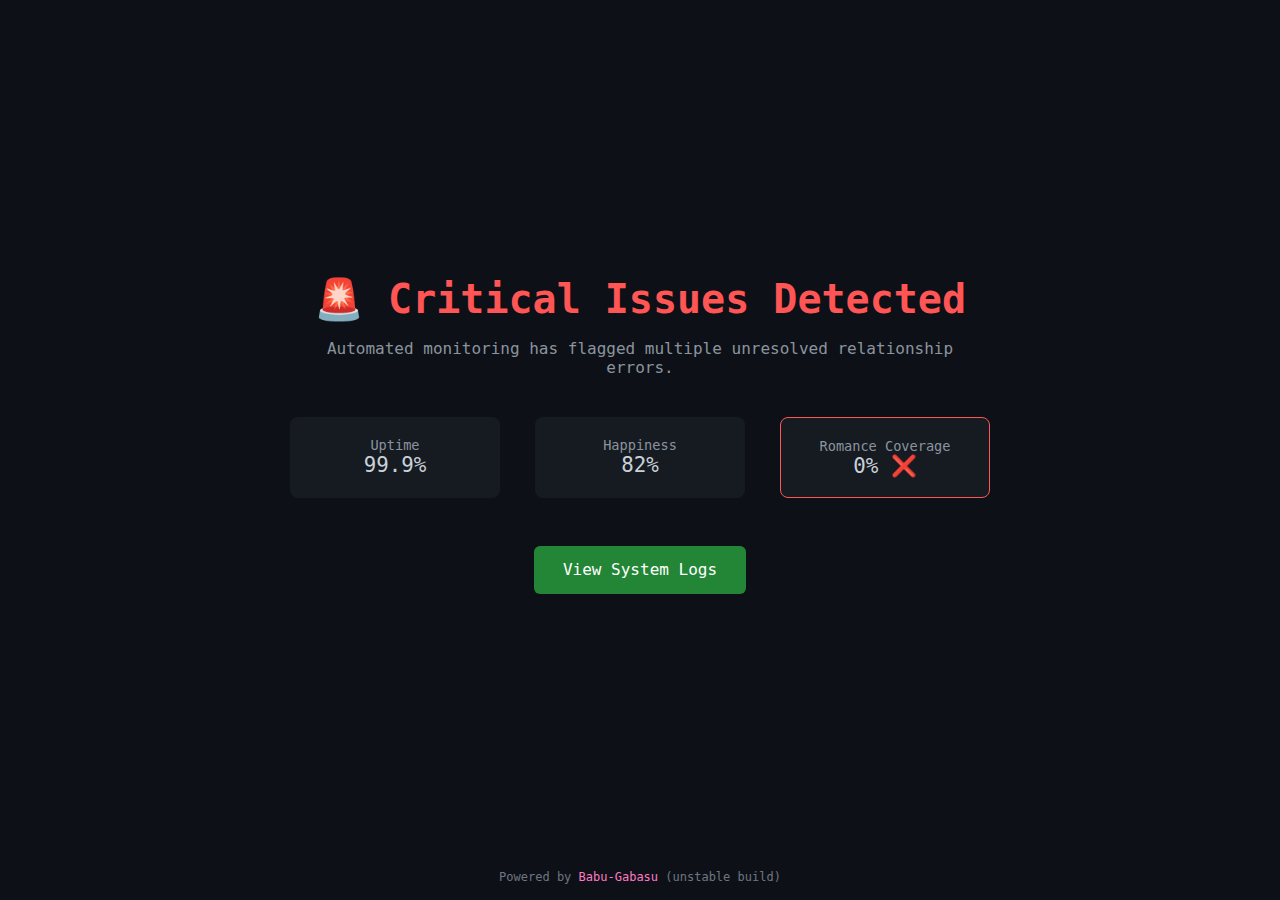
<file: index.html>
<!DOCTYPE html>
<html lang="en">
<head>
  <meta charset="UTF-8" />
  <title>Relationship Stability Monitor v1.0</title>
  <link rel="stylesheet" href="styles.css" />
</head>
<body class="dark">

  <div class="container">
    <h1 class="alert">🚨 Critical Issues Detected</h1>

    <p class="subtext">
      Automated monitoring has flagged multiple unresolved relationship errors.
    </p>

    <div class="stats">
      <div class="card">
        <span class="label">Uptime</span>
        <span class="value">99.9%</span>
      </div>
      <div class="card">
        <span class="label">Happiness</span>
        <span class="value">82%</span>
      </div>
      <div class="card error">
        <span class="label">Romance Coverage</span>
        <span class="value">0% ❌</span>
      </div>
    </div>

    <a href="logs.html" class="primary-btn">
      View System Logs
    </a>
  </div>

  <footer>
    Powered by <span>Babu-Gabasu</span> (unstable build)
  </footer>

</body>
</html>
</file>
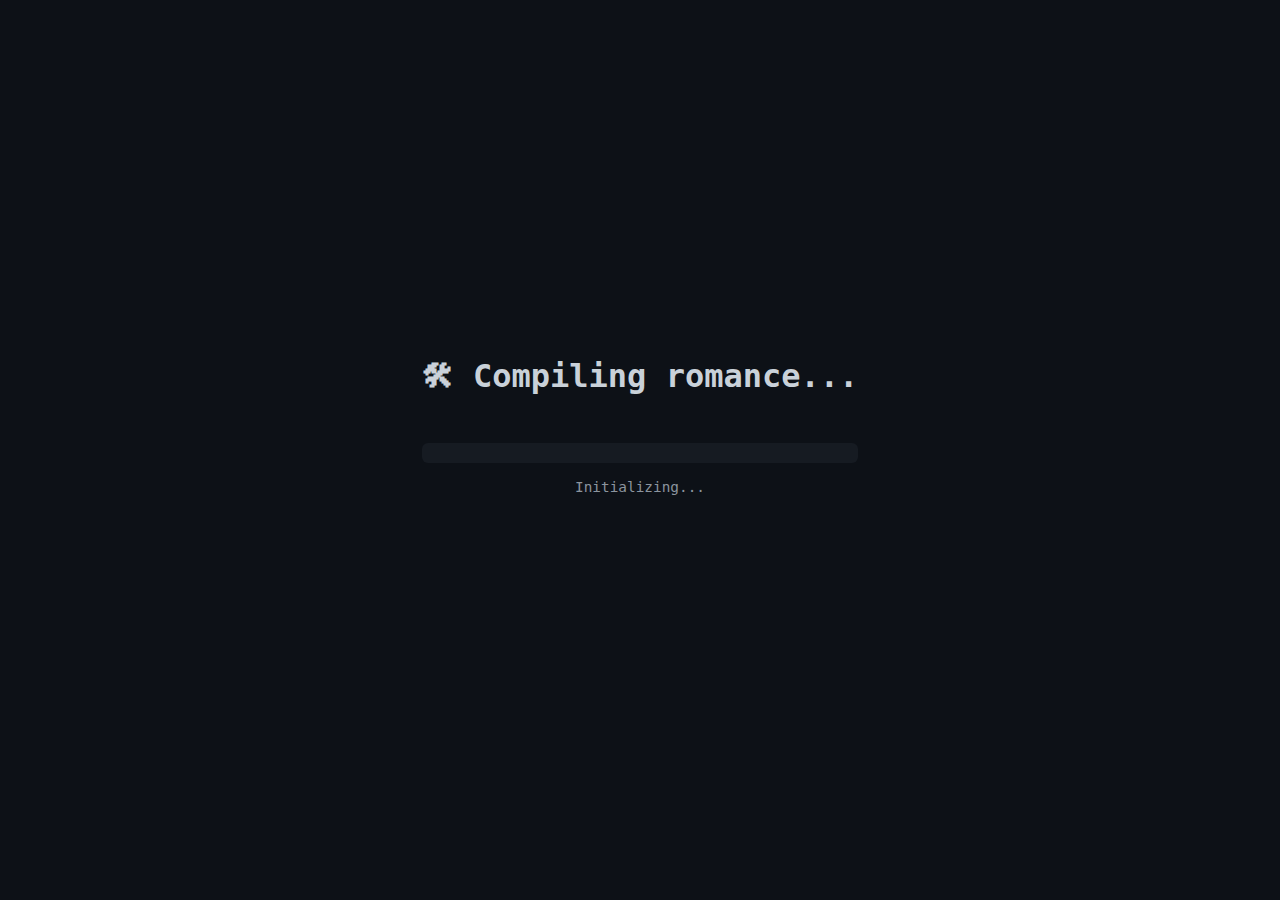
<file: fix.html>
<!DOCTYPE html>
<html lang="en">
<head>
  <meta charset="UTF-8" />
  <title>Running Fix Script</title>
  <link rel="stylesheet" href="styles.css" />
</head>
<body class="dark">

  <div class="container">
    <h1>🛠 Compiling romance...</h1>

    <div class="loader-wrapper">
      <div class="loader-bar">
        <div id="progressBar" class="loader-progress"></div>
      </div>
      <p id="statusText" class="status-text">
        Initializing...
      </p>
    </div>

    <a href="result.html" class="primary-btn hidden" id="viewResultBtn">
      View Result
    </a>
  </div>

  <script src="script.js"></script>
</body>
</html>
</file>
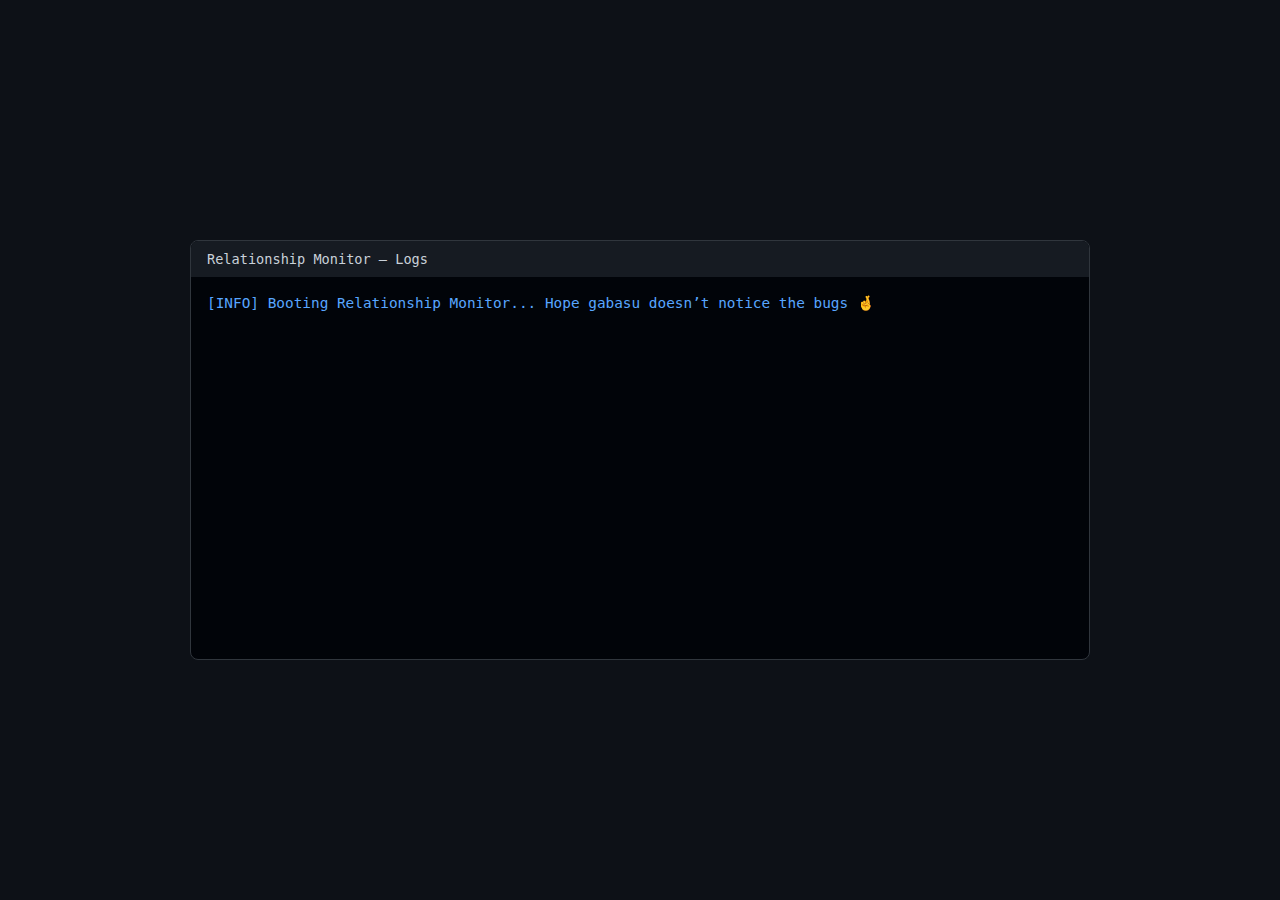
<file: logs.html>
<!DOCTYPE html>
<html lang="en">
<head>
  <meta charset="UTF-8" />
  <title>System Logs</title>
  <link rel="stylesheet" href="styles.css" />
</head>
<body class="dark">

  <div class="terminal-container">
    <div class="terminal-header">
      <span>Relationship Monitor — Logs</span>
    </div>

    <div id="terminal" class="terminal-body">
      <!-- Logs will type here -->
    </div>

    <div class="terminal-footer">
      <a href="fix.html" class="primary-btn hidden" id="runFixBtn">
        Run Fix Script
      </a>
    </div>
  </div>

  <script src="script.js"></script>
</body>
</html>
</file>
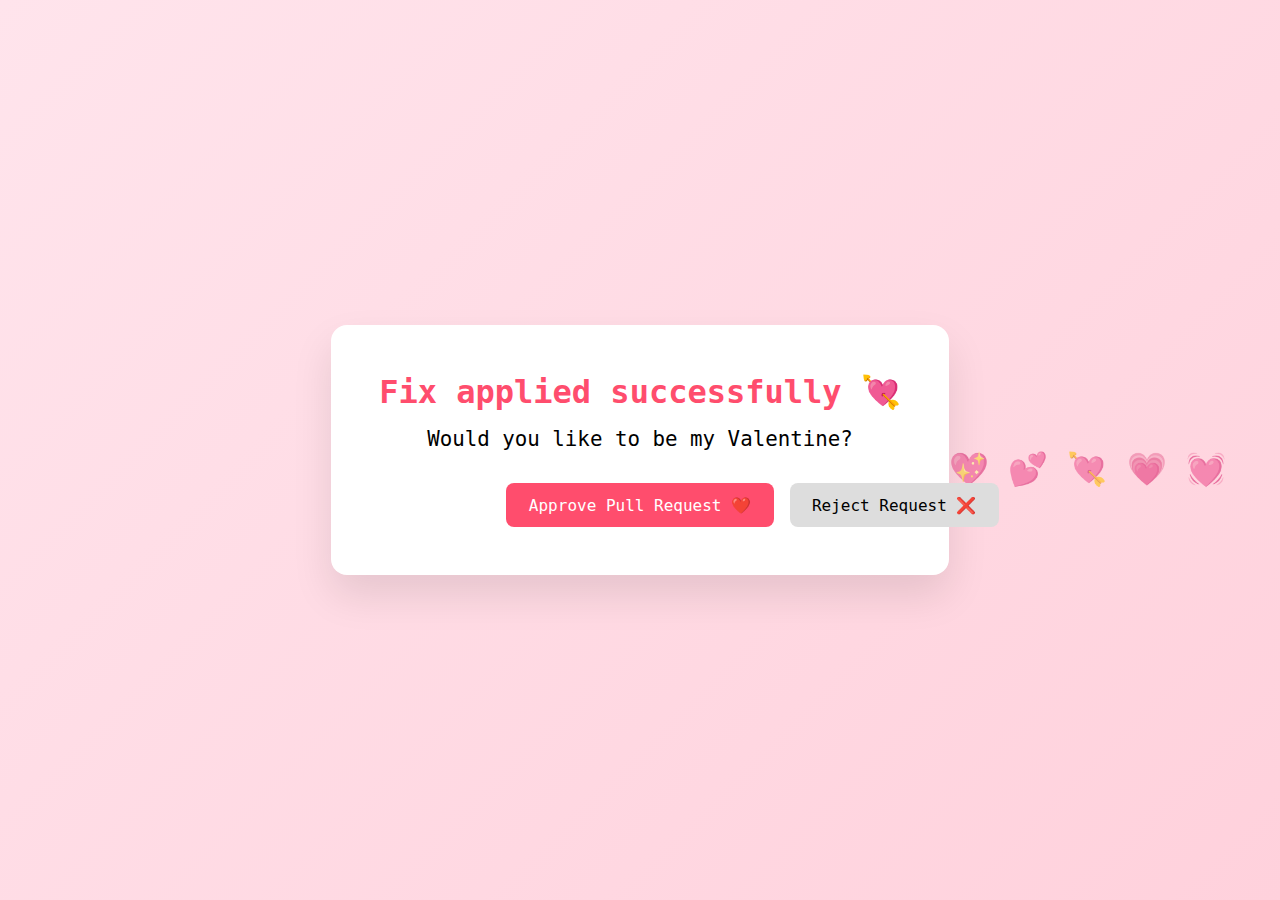
<file: result.html>
<!DOCTYPE html>
<html lang="en">
<head>
  <meta charset="UTF-8" />
  <title>Fix Result</title>
  <link rel="stylesheet" href="styles.css" />
</head>
<body class="romantic">

  <div class="result-container">
    <h1 class="success-title">Fix applied successfully 💘</h1>

    <p class="question">
      Would you like to be my Valentine?
    </p>

    <div class="actions">
      <button class="approve-btn" onclick="approve()">Approve Pull Request ❤️</button>
      <button class="reject-btn" id="rejectBtn">Reject Request ❌</button>
    </div>
  </div>

  <!-- Floating hearts -->
  <div class="hearts"></div>

  <script src="script.js"></script>
</body>
</html>
</file>
<file: styles.css>
/* Reset */
* {
  margin: 0;
  padding: 0;
  box-sizing: border-box;
  font-family: Consolas, monospace;
}

/* Dark mode base */
body.dark {
  background: #0d1117;
  color: #c9d1d9;
  height: 100vh;
  display: flex;
  flex-direction: column;
  justify-content: center;
}

/* Layout */
.container {
  max-width: 700px;
  margin: auto;
  text-align: center;
}

/* Headline */
.alert {
  color: #ff5555;
  font-size: 2.5rem;
  margin-bottom: 1rem;
  animation: blink 1.5s infinite;
}

@keyframes blink {
  50% {
    opacity: 0.6;
  }
}

/* Subtext */
.subtext {
  color: #8b949e;
  margin-bottom: 2.5rem;
}

/* Stats */
.stats {
  display: flex;
  justify-content: space-between;
  margin-bottom: 3rem;
}

.card {
  background: #161b22;
  padding: 1.2rem;
  border-radius: 8px;
  width: 30%;
}

.card.error {
  border: 1px solid #ff5555;
}

.label {
  display: block;
  color: #8b949e;
  font-size: 0.85rem;
}

.value {
  font-size: 1.3rem;
  margin-top: 0.5rem;
}

/* Button */
.primary-btn {
  display: inline-block;
  padding: 0.9rem 1.8rem;
  background: #238636;
  color: white;
  text-decoration: none;
  border-radius: 6px;
  font-size: 1rem;
  transition: background 0.2s ease;
}

.primary-btn:hover {
  background: #2ea043;
}

/* Footer */
footer {
  text-align: center;
  font-size: 0.75rem;
  color: #6e7681;
  margin-bottom: 1rem;
}

footer span {
  color: #ff79c6;
}
/* Terminal */
.terminal-container {
  width: 80%;
  max-width: 900px;
  margin: auto;
  border-radius: 8px;
  overflow: hidden;
  background: #010409;
  border: 1px solid #30363d;
}

.terminal-header {
  background: #161b22;
  padding: 0.6rem 1rem;
  font-size: 0.85rem;
  color: #c9d1d9;
}

.terminal-body {
  padding: 1rem;
  height: 350px;
  overflow-y: auto;
  font-size: 0.9rem;
  line-height: 1.5;
  color: #58a6ff;
}

.terminal-footer {
  padding: 1rem;
  text-align: right;
}

.hidden {
  display: none;
}
/* Loader */
.loader-wrapper {
  margin: 3rem auto;
  max-width: 500px;
}

.loader-bar {
  background: #161b22;
  border-radius: 6px;
  overflow: hidden;
  height: 20px;
  margin-bottom: 1rem;
}

.loader-progress {
  height: 100%;
  width: 0%;
  background: linear-gradient(90deg, #ff79c6, #ff5555);
  transition: width 0.4s ease;
}

.status-text {
  color: #8b949e;
  font-size: 0.9rem;
}
/* Romantic mode */
body.romantic {
  background: linear-gradient(135deg, #ffe4ec, #ffd1dc);
  font-family: "Poppins", Arial, sans-serif;
  height: 100vh;
  display: flex;
  justify-content: center;
  align-items: center;
  overflow: hidden;
}

.result-container {
  background: white;
  padding: 3rem;
  border-radius: 16px;
  text-align: center;
  box-shadow: 0 20px 40px rgba(0,0,0,0.1);
  z-index: 2;
}

.success-title {
  color: #ff4d6d;
  margin-bottom: 1rem;
}

.question {
  font-size: 1.3rem;
  margin-bottom: 2rem;
}

.actions button {
  border: none;
  padding: 0.8rem 1.4rem;
  margin: 0 0.5rem;
  font-size: 1rem;
  border-radius: 8px;
  cursor: pointer;
}

.approve-btn {
  background: #ff4d6d;
  color: white;
}

.reject-btn {
  background: #ddd;
}

/* Floating hearts */
.hearts::before {
  content: "💖 💕 💘 💗 💓";
  position: absolute;
  font-size: 2rem;
  animation: float 10s linear infinite;
  opacity: 0.6;
}

@keyframes float {
  0% {
    transform: translateY(100vh);
  }
  100% {
    transform: translateY(-100vh);
  }
}
/* Success page */
.success-terminal {
  color: #7ee787;
}

.success-msg {
  color: #ff79c6;
  font-size: 1.1rem;
}
.reject-btn {
  position: absolute;
  background: #ddd;
}
/* Image gallery */
.gallery {
  margin-top: 2rem;
  display: flex;
  gap: 1rem;
  justify-content: center;
  flex-wrap: wrap;
}

.gallery img {
  width: 180px;
  height: auto;
  border-radius: 12px;
  box-shadow: 0 10px 20px rgba(0,0,0,0.3);
}
</file>
